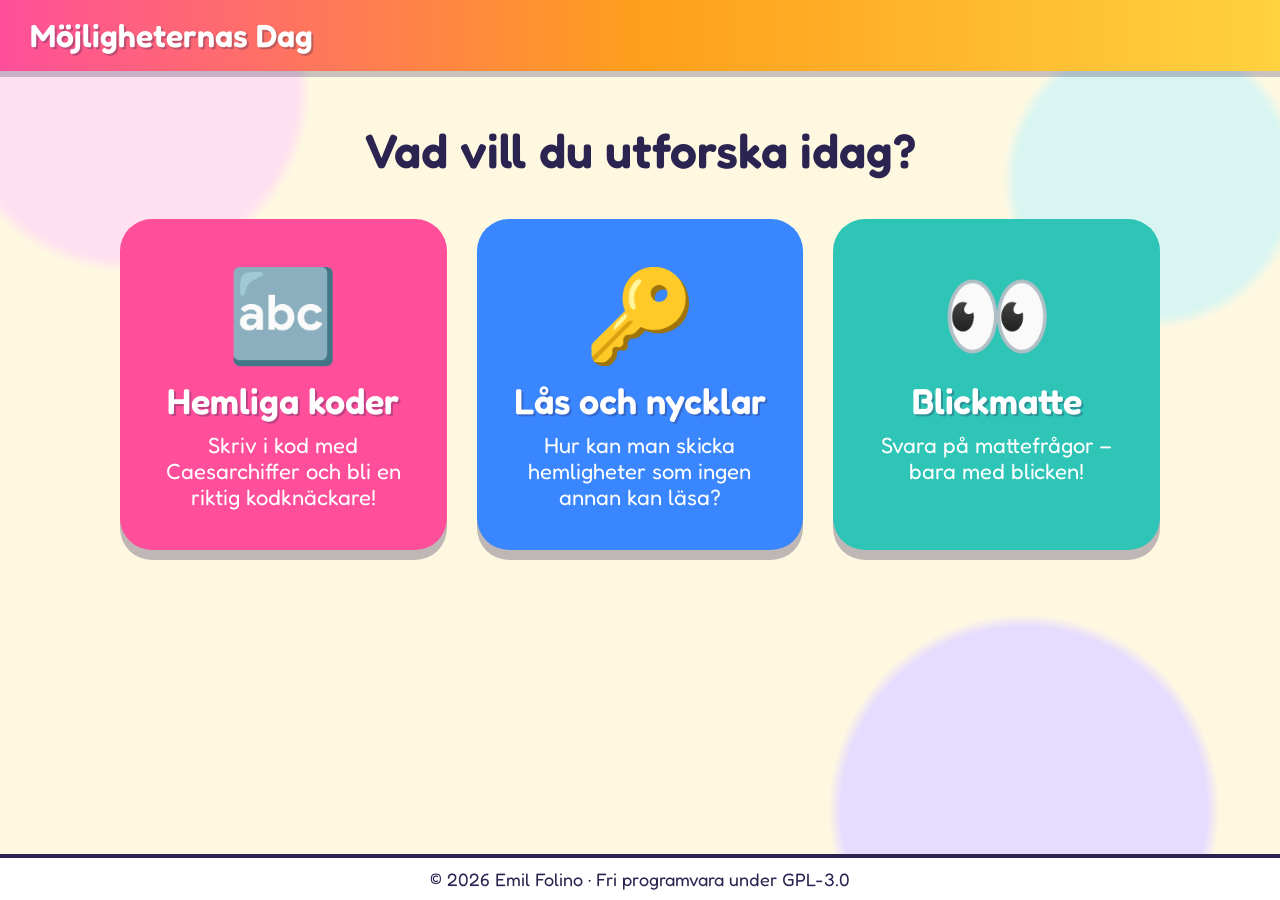
<file: index.html>
<!DOCTYPE html>
<html lang="sv">
<head>
  <meta charset="utf-8">
  <meta name="viewport" content="width=device-width, initial-scale=1">
  <title>Möjligheternas Dag</title>
  <link rel="stylesheet" href="css/tema.css">
  <style>
    .rubrik { text-align: center; margin: 1rem 0 2rem; }
    .rubrik h2 { font-size: 2.4rem; margin: 0; }
    .kort-rad { display: grid; grid-template-columns: repeat(auto-fit, minmax(280px, 1fr)); gap: 1.5rem; }
    .kort {
      display: flex; flex-direction: column; align-items: center; text-align: center;
      padding: 2rem 1.2rem; border-radius: 32px; color: white; text-decoration: none;
      box-shadow: 0 10px 0 rgba(43, 35, 80, 0.3);
      transition: transform 0.15s;
    }
    .kort:hover { transform: translateY(-6px) rotate(-1deg); }
    .kort .ikon { font-size: 4.5rem; }
    .kort h3 { font-size: 1.8rem; margin: 0.5rem 0; text-shadow: 2px 2px 0 rgba(43, 35, 80, 0.3); }
    .kort p { margin: 0; font-size: 1.1rem; }
    .kort.caesar { background: var(--rosa); }
    .kort.nyckel { background: var(--bla); }
    .kort.blick { background: var(--gron); }
    .kort.snart { opacity: 0.6; pointer-events: none; }
  </style>
</head>
<body>
  <header class="topp"><h1>Möjligheternas Dag</h1></header>
  <main>
    <div class="rubrik">
      <h2>Vad vill du utforska idag?</h2>
    </div>
    <div class="kort-rad">
      <a class="kort caesar" href="caesar/">
        <span class="ikon">🔤</span>
        <h3>Hemliga koder</h3>
        <p>Skriv i kod med Caesarchiffer och bli en riktig kodknäckare!</p>
      </a>
      <a class="kort nyckel" href="nyckel/">
        <span class="ikon">🔑</span>
        <h3>Lås och nycklar</h3>
        <p>Hur kan man skicka hemligheter som ingen annan kan läsa?</p>
      </a>
      <a class="kort blick" href="blickmatte/">
        <span class="ikon">👀</span>
        <h3>Blickmatte</h3>
        <p>Svara på mattefrågor – bara med blicken!</p>
      </a>
    </div>
  </main>
  <footer class="sidfot">© 2026 Emil Folino · Fri programvara under GPL-3.0</footer>
</body>
</html>
</file>
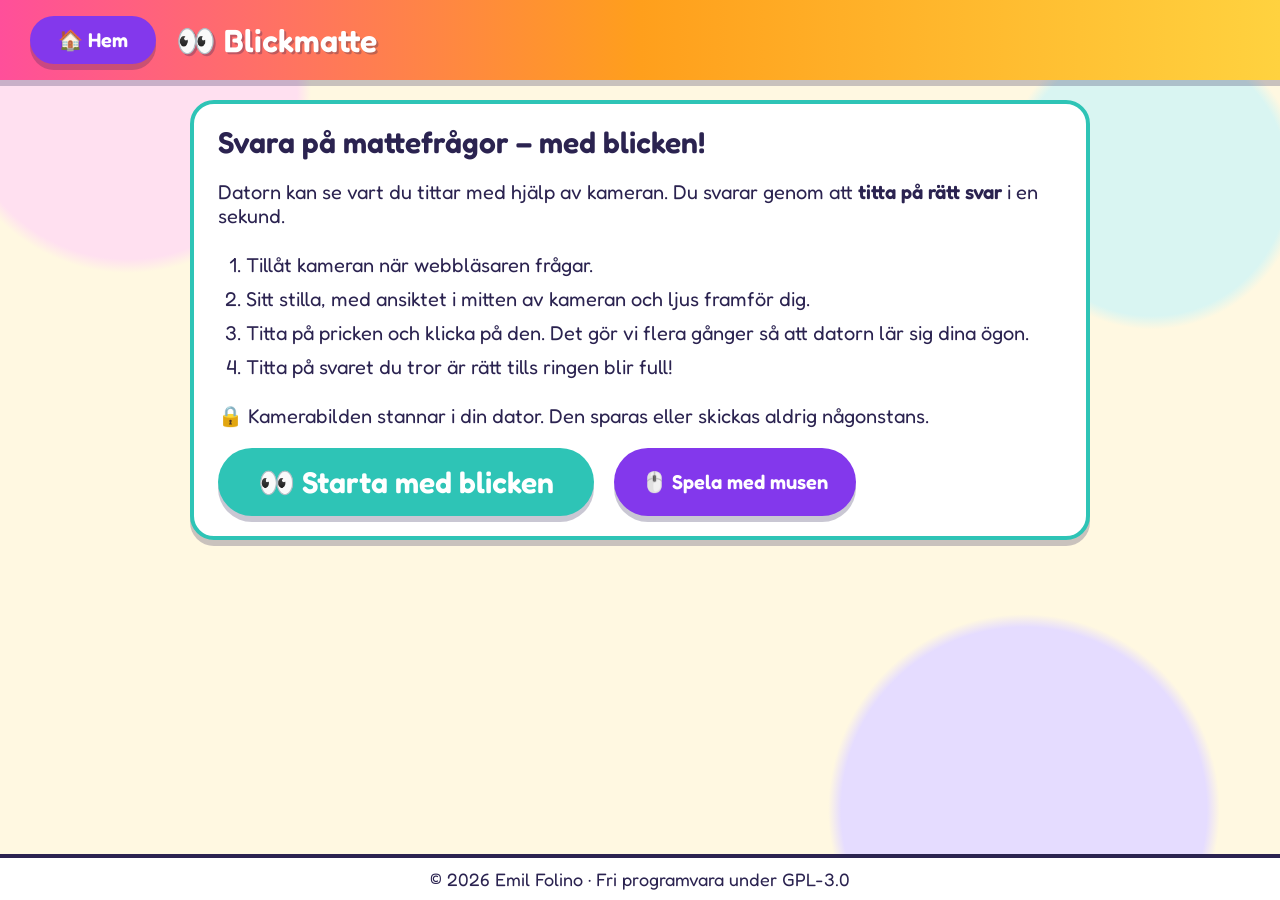
<file: blickmatte/index.html>
<!DOCTYPE html>
<html lang="sv">
<head>
  <meta charset="utf-8">
  <meta name="viewport" content="width=device-width, initial-scale=1">
  <title>Blickmatte – Möjligheternas</title>
  <link rel="stylesheet" href="../css/tema.css">
  <style>
    main { max-width: none; padding: 1rem 3vw; }
    #start { max-width: 900px; margin-left: auto; margin-right: auto; }
    [hidden] { display: none !important; }
    .knapp.gron { background: var(--gron); }
    .knapp.stor { font-size: 1.5rem; padding: 0.8rem 2rem; }
    .knappar { display: flex; gap: 1rem; flex-wrap: wrap; margin-top: 1rem; }
    ol.steg { padding-left: 1.4rem; line-height: 1.7; }
    #startfel { color: #8c1d3a; font-weight: bold; }

    /* Kalibrering */
    #kalibrera { position: fixed; inset: 0; z-index: 50; background: rgba(255, 248, 225, 0.96); }
    #kal-text { position: absolute; left: 50%; top: 50%; transform: translate(-50%, -50%); text-align: center; max-width: 480px; pointer-events: none; }
    #kal-text h2 { font-size: 1.6rem; }
    .pricken {
      position: absolute; width: 64px; height: 64px; margin: -32px 0 0 -32px; border-radius: 50%;
      border: 6px solid var(--ink); background: var(--rosa); cursor: pointer; z-index: 2;
      font: inherit; font-size: 1.6rem; font-weight: bold; color: white; box-shadow: var(--skugga);
      animation: puls 1s ease-in-out infinite;
    }
    @keyframes puls { 50% { transform: scale(1.18); } }

    /* Spelet */
    .spelhuvud { display: flex; justify-content: space-between; align-items: center; flex-wrap: wrap; gap: 1rem; }
    #streck { font-size: 2rem; font-weight: bold; background: var(--gul); border: 4px solid var(--ink); border-radius: 999px; padding: 0.2rem 1.2rem; box-shadow: var(--skugga); }
    #streck.hopp { animation: hopp 0.5s; }
    @keyframes hopp { 40% { transform: scale(1.3) rotate(-4deg); } }
    #fraga { text-align: center; font-size: 4rem; font-weight: bold; margin: 0.8rem 0 1.5rem; letter-spacing: 0.05em; }
    #svarsrad { display: grid; grid-template-columns: repeat(3, 1fr); gap: 8vw; margin: 0 auto 1rem; }
    .svar {
      position: relative; min-height: 50vh; border: 6px solid var(--ink); border-radius: 36px; font: inherit;
      font-size: clamp(4rem, 12vw, 9rem); font-weight: bold; color: white; cursor: pointer;
      box-shadow: 0 10px 0 rgba(43, 35, 80, 0.3); overflow: hidden; transition: background 0.2s;
    }
    .svar:nth-child(1) { background: var(--bla); }
    .svar:nth-child(2) { background: var(--lila); }
    .svar:nth-child(3) { background: var(--orange); }
    .svar .fyllning { position: absolute; left: 0; right: 0; bottom: 0; height: 0; background: rgba(255, 255, 255, 0.35); pointer-events: none; }
    .svar .ring {
      position: absolute; top: 14px; right: 14px; width: 80px; height: 80px; border-radius: 50%; pointer-events: none;
      background: conic-gradient(var(--gul) calc(var(--p, 0) * 360deg), rgba(255, 255, 255, 0.35) 0);
    }
    .svar .ring::after { content: ""; position: absolute; inset: 14px; border-radius: 50%; background: rgba(43, 35, 80, 0.55); }
    .svar span.tal { position: relative; }
    .svar.ratt { background: var(--gron) !important; }
    .svar.fel { background: var(--rod) !important; }
    #aterkoppling { min-height: 3.2rem; text-align: center; font-size: 2rem; font-weight: bold; }
    #varning { text-align: center; color: #8c1d3a; font-weight: bold; min-height: 1.6rem; }
    .verktygsrad { display: flex; gap: 0.8rem; flex-wrap: wrap; justify-content: center; margin-top: 1rem; }
  </style>
</head>
<body>
  <header class="topp">
    <a class="knapp hem" href="../">🏠 Hem</a>
    <h1>👀 Blickmatte</h1>
  </header>

  <main>
    <!-- Startsida -->
    <section id="start" class="panel gron">
      <h2>Svara på mattefrågor – med blicken!</h2>
      <p>Datorn kan se vart du tittar med hjälp av kameran. Du svarar genom att <b>titta på rätt svar</b> i en sekund.</p>
      <ol class="steg">
        <li>Tillåt kameran när webbläsaren frågar.</li>
        <li>Sitt stilla, med ansiktet i mitten av kameran och ljus framför dig.</li>
        <li>Titta på pricken och klicka på den. Det gör vi flera gånger så att datorn lär sig dina ögon.</li>
        <li>Titta på svaret du tror är rätt tills ringen blir full!</li>
      </ol>
      <p>🔒 Kamerabilden stannar i din dator. Den sparas eller skickas aldrig någonstans.</p>
      <p id="startfel" role="alert"></p>
      <div class="knappar">
        <button id="starta-blick" class="knapp gron stor" type="button">👀 Starta med blicken</button>
        <button id="starta-mus" class="knapp hem" type="button">🖱️ Spela med musen</button>
      </div>
    </section>

    <!-- Kalibrering -->
    <div id="kalibrera" hidden>
      <div id="kal-text">
        <h2 id="kal-rubrik">Titta på pricken och klicka!</h2>
        <p id="kal-hjalp">Håll huvudet stilla. Klicka 5 gånger på varje prick.</p>
      </div>
    </div>

    <!-- Spel -->
    <section id="spel" hidden>
      <div class="spelhuvud">
        <div id="streck">🔥 Rätt i rad: <span id="streck-tal">0</span></div>
        <p id="lage" style="margin:0"></p>
      </div>
      <div id="fraga" aria-live="polite"></div>
      <div id="svarsrad"></div>
      <div id="aterkoppling" aria-live="polite"></div>
      <div id="varning" role="status"></div>
      <div class="verktygsrad">
        <button id="blickpunkt" class="knapp hem" type="button">🔴 Visa blickpunkt</button>
        <button id="kalibrera-om" class="knapp rosa" type="button">🎯 Kalibrera om</button>
      </div>
    </section>
  </main>

  <script type="module" src="blickmatte.js"></script>
  <footer class="sidfot">© 2026 Emil Folino · Fri programvara under GPL-3.0</footer>
</body>
</html>
</file>
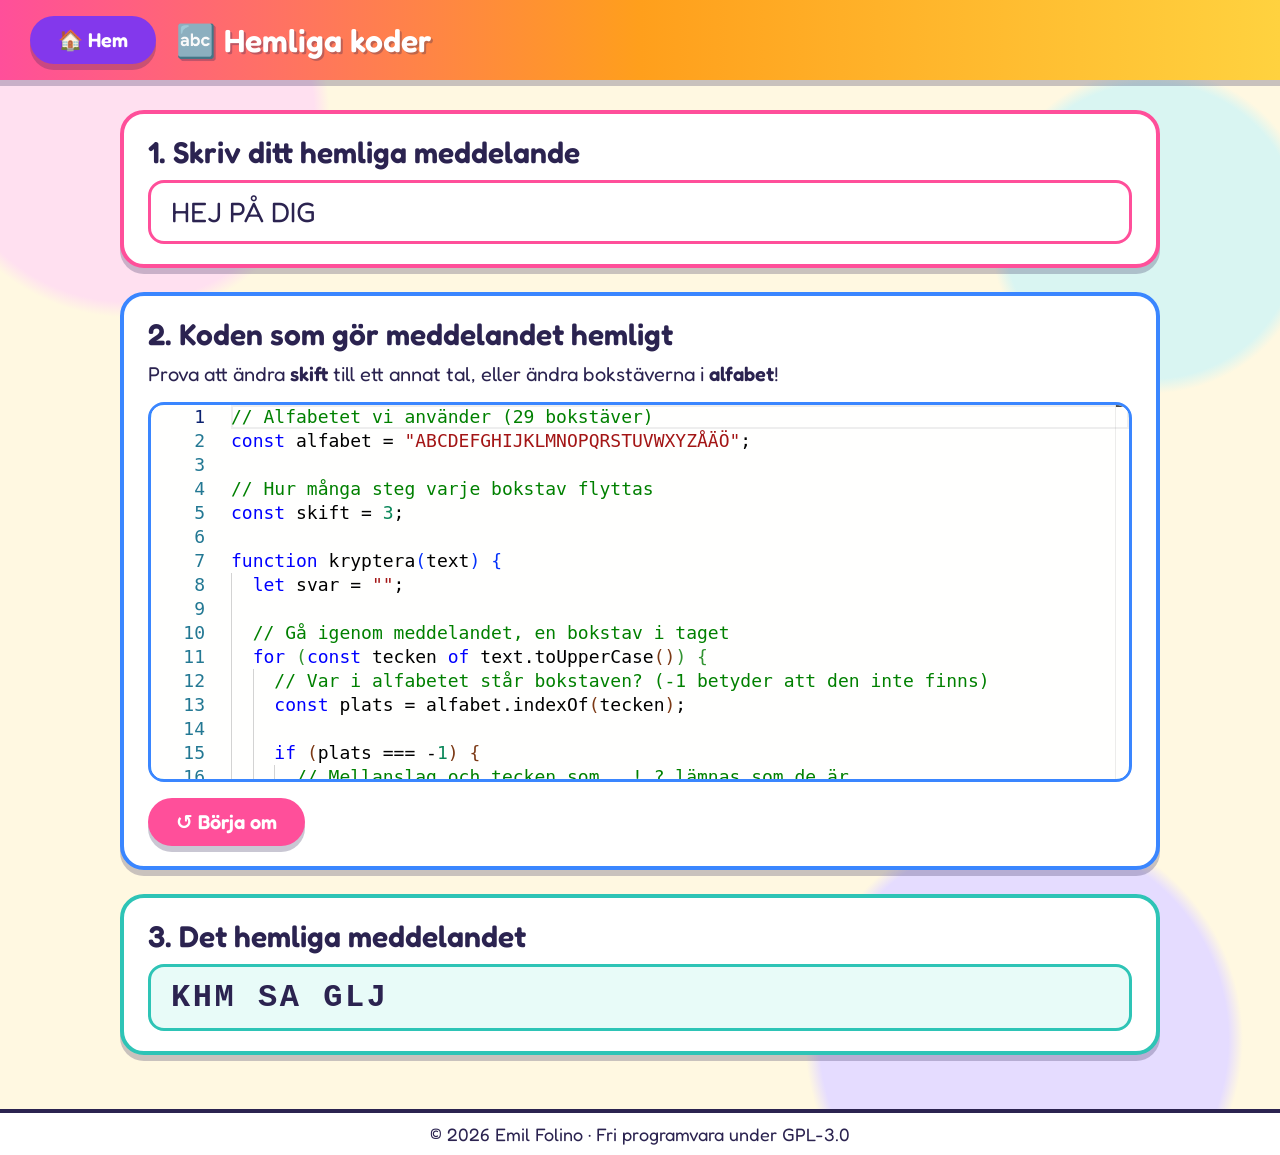
<file: caesar/index.html>
<!DOCTYPE html>
<html lang="sv">
<head>
  <meta charset="utf-8">
  <meta name="viewport" content="width=device-width, initial-scale=1">
  <title>Hemliga koder – Möjligheternas</title>
  <link rel="stylesheet" href="../css/tema.css">
  <style>
    #meddelande {
      width: 100%; font: inherit; font-size: 1.4rem; padding: 0.6rem 1rem;
      border: 3px solid var(--rosa); border-radius: 16px; color: var(--ink);
    }
    #editor { height: 380px; border: 3px solid var(--bla); border-radius: 16px; overflow: hidden; }
    .verktyg { display: flex; gap: 1rem; align-items: center; margin-top: 0.8rem; flex-wrap: wrap; }
    #fel {
      display: none; flex: 1; min-width: 240px; background: #fff0f3; color: #8c1d3a;
      border: 3px solid var(--rod); border-radius: 16px; padding: 0.5rem 1rem; margin: 0;
    }
    #fel.syns { display: block; }
    #svar {
      min-height: 3.2rem; font-family: "Courier New", monospace; font-size: 1.6rem; font-weight: bold;
      letter-spacing: 0.08em; padding: 0.6rem 1rem; background: #e8fbf8; border: 3px solid var(--gron);
      border-radius: 16px; word-break: break-word; white-space: pre-wrap;
    }
    .tips { margin: 0.2rem 0 0.8rem; }
  </style>
</head>
<body>
  <header class="topp">
    <a class="knapp hem" href="../">🏠 Hem</a>
    <h1>🔤 Hemliga koder</h1>
  </header>
  <main>
    <section class="panel rosa">
      <h2>1. Skriv ditt hemliga meddelande</h2>
      <input id="meddelande" type="text" value="HEJ PÅ DIG" autocomplete="off" spellcheck="false"
             aria-label="Ditt meddelande">
    </section>

    <section class="panel bla">
      <h2>2. Koden som gör meddelandet hemligt</h2>
      <p class="tips">Prova att ändra <b>skift</b> till ett annat tal, eller ändra bokstäverna i <b>alfabet</b>!</p>
      <div id="editor"></div>
      <div class="verktyg">
        <button id="borja-om" class="knapp rosa" type="button">↺ Börja om</button>
        <p id="fel" role="alert"></p>
      </div>
    </section>

    <section class="panel gron">
      <h2>3. Det hemliga meddelandet</h2>
      <div id="svar" aria-live="polite"></div>
    </section>
  </main>

  <script type="module" src="caesar.js"></script>
  <footer class="sidfot">© 2026 Emil Folino · Fri programvara under GPL-3.0</footer>
</body>
</html>
</file>
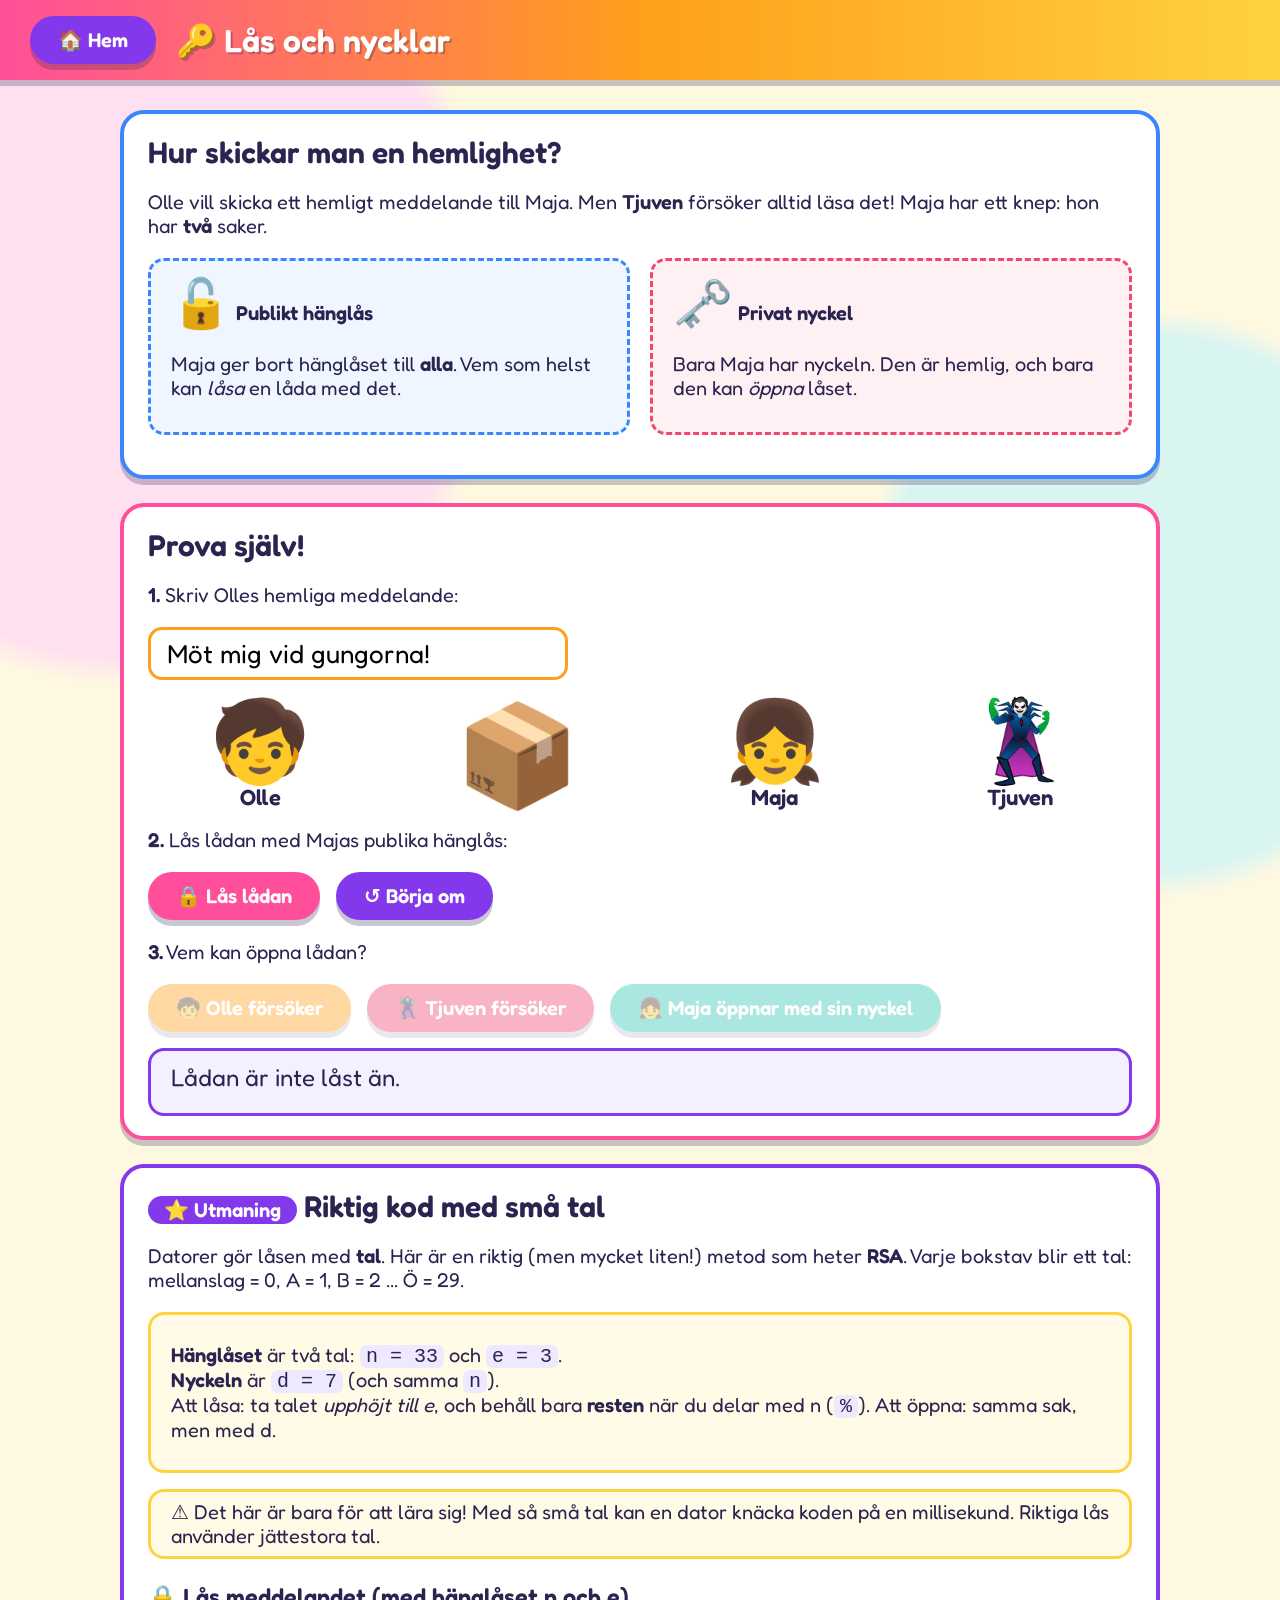
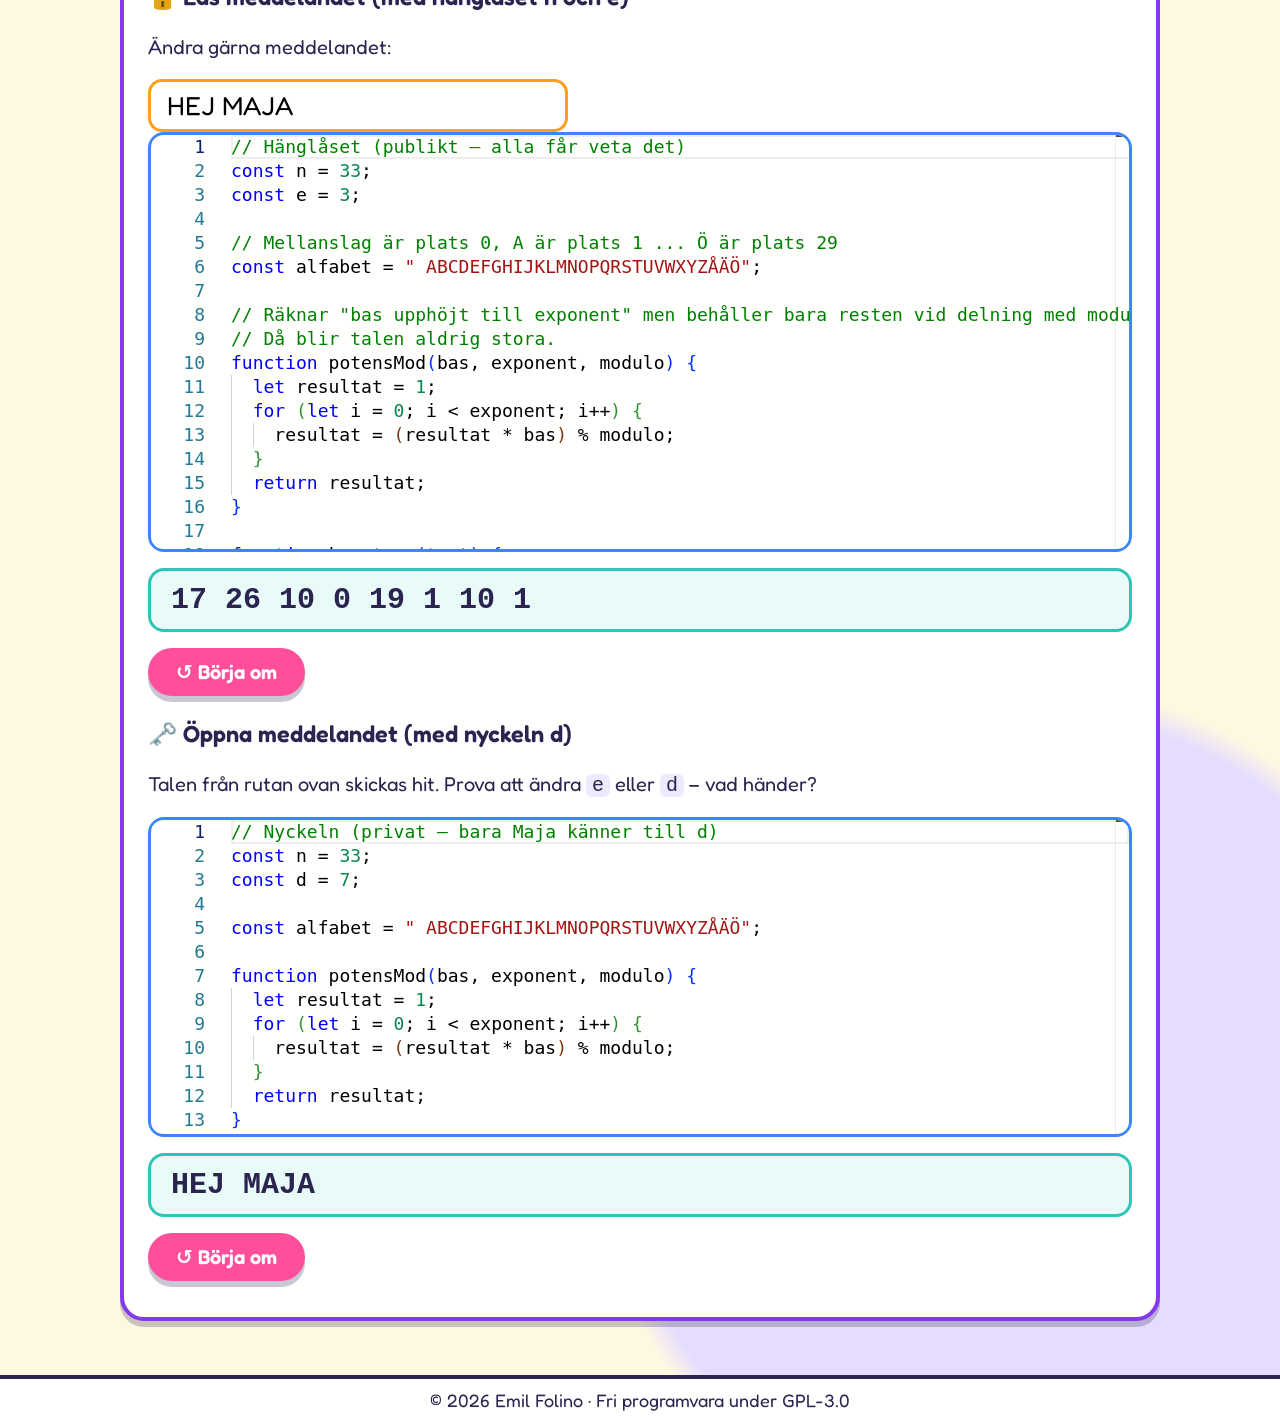
<file: nyckel/index.html>
<!DOCTYPE html>
<html lang="sv">
<head>
  <meta charset="utf-8">
  <meta name="viewport" content="width=device-width, initial-scale=1">
  <title>Lås och nycklar – Möjligheternas</title>
  <link rel="stylesheet" href="../css/tema.css">
  <style>
    .scen { display: flex; align-items: center; justify-content: space-around; gap: 1rem; flex-wrap: wrap; text-align: center; margin: 1rem 0; }
    .figur { font-size: 4rem; line-height: 1; }
    .figur small { display: block; font-size: 1.1rem; margin-top: 0.3rem; font-weight: bold; }
    #lada { font-size: 5rem; transition: transform 0.3s; }
    #lada.vippar { animation: vippa 0.4s; }
    @keyframes vippa { 25% { transform: rotate(-12deg); } 75% { transform: rotate(12deg); } }
    .nycklar { display: flex; gap: 1rem; flex-wrap: wrap; margin: 0.5rem 0 1rem; }
    .nyckelkort { flex: 1; min-width: 240px; border: 3px dashed var(--bla); border-radius: 16px; padding: 0.6rem 1rem; background: #f0f6ff; }
    .nyckelkort.privat { border-color: var(--rod); background: #fff0f3; }
    .nyckelkort .stor { font-size: 2.4rem; }
    input[type=text] { font: inherit; font-size: 1.3rem; padding: 0.4rem 0.8rem; border: 3px solid var(--orange); border-radius: 14px; width: min(100%, 420px); }
    .knappar { display: flex; gap: 0.8rem; flex-wrap: wrap; margin: 0.8rem 0; }
    .knapp:disabled { opacity: 0.4; cursor: not-allowed; filter: none; }
    .knapp.gron { background: var(--gron); }
    .knapp.rod { background: var(--rod); }
    .knapp.orange { background: var(--orange); }
    #utfall { min-height: 3.4rem; border-radius: 16px; padding: 0.6rem 1rem; font-size: 1.2rem; background: #f4f0ff; border: 3px solid var(--lila); }
    #utfall.bra { background: #e8fbf8; border-color: var(--gron); }
    #utfall.dalig { background: #fff0f3; border-color: var(--rod); }
    .editor { border: 3px solid var(--bla); border-radius: 16px; overflow: hidden; }
    #editor-kryptera { height: 420px; }
    #editor-dekryptera { height: 320px; }
    .fel { display: none; background: #fff0f3; color: #8c1d3a; border: 3px solid var(--rod); border-radius: 16px; padding: 0.5rem 1rem; margin: 0.6rem 0 0; }
    .fel.syns { display: block; }
    .utskrift { min-height: 3rem; font-family: "Courier New", monospace; font-size: 1.5rem; font-weight: bold; padding: 0.6rem 1rem; background: #e8fbf8; border: 3px solid var(--gron); border-radius: 16px; word-break: break-word; margin-top: 0.8rem; }
    .utmaning { border-color: var(--lila); }
    .utmaning > h2 span { background: var(--lila); color: white; border-radius: 999px; padding: 0.1rem 0.8rem; font-size: 1rem; vertical-align: middle; }
    .ruta { background: #fffbe6; border: 3px solid var(--gul); border-radius: 16px; padding: 0.4rem 1rem; margin: 0.8rem 0; }
    code { background: #efe9ff; padding: 0 0.3rem; border-radius: 6px; }
  </style>
</head>
<body>
  <header class="topp">
    <a class="knapp hem" href="../">🏠 Hem</a>
    <h1>🔑 Lås och nycklar</h1>
  </header>
  <main>
    <section class="panel bla">
      <h2>Hur skickar man en hemlighet?</h2>
      <p>Olle vill skicka ett hemligt meddelande till Maja. Men <b>Tjuven</b> försöker alltid läsa det!
         Maja har ett knep: hon har <b>två</b> saker.</p>
      <div class="nycklar">
        <div class="nyckelkort">
          <span class="stor">🔓</span> <b>Publikt hänglås</b>
          <p>Maja ger bort hänglåset till <b>alla</b>. Vem som helst kan <i>låsa</i> en låda med det.</p>
        </div>
        <div class="nyckelkort privat">
          <span class="stor">🗝️</span> <b>Privat nyckel</b>
          <p>Bara Maja har nyckeln. Den är hemlig, och bara den kan <i>öppna</i> låset.</p>
        </div>
      </div>
    </section>

    <section class="panel rosa">
      <h2>Prova själv!</h2>
      <p><b>1.</b> Skriv Olles hemliga meddelande:</p>
      <input id="hemlis" type="text" value="Möt mig vid gungorna!" maxlength="60" autocomplete="off" aria-label="Hemligt meddelande">
      <div class="scen">
        <div class="figur">🧒<small>Olle</small></div>
        <div class="figur" id="lada">📦</div>
        <div class="figur">👧<small>Maja</small></div>
        <div class="figur">🦹<small>Tjuven</small></div>
      </div>
      <p><b>2.</b> Lås lådan med Majas publika hänglås:</p>
      <div class="knappar">
        <button id="las" class="knapp rosa" type="button">🔒 Lås lådan</button>
        <button id="gor-om" class="knapp hem" type="button">↺ Börja om</button>
      </div>
      <p><b>3.</b> Vem kan öppna lådan?</p>
      <div class="knappar">
        <button id="olle" class="knapp orange" type="button" disabled>🧒 Olle försöker</button>
        <button id="tjuv" class="knapp rod" type="button" disabled>🦹 Tjuven försöker</button>
        <button id="maja" class="knapp gron" type="button" disabled>👧 Maja öppnar med sin nyckel</button>
      </div>
      <div id="utfall" aria-live="polite">Lådan är inte låst än.</div>
    </section>

    <section class="panel utmaning">
      <h2><span>⭐ Utmaning</span> Riktig kod med små tal</h2>
      <p>Datorer gör låsen med <b>tal</b>. Här är en riktig (men mycket liten!) metod som heter <b>RSA</b>.
         Varje bokstav blir ett tal: mellanslag = 0, A = 1, B = 2 … Ö = 29.</p>
      <div class="ruta">
        <p><b>Hänglåset</b> är två tal: <code>n = 33</code> och <code>e = 3</code>.<br>
           <b>Nyckeln</b> är <code>d = 7</code> (och samma <code>n</code>).<br>
           Att låsa: ta talet <i>upphöjt till e</i>, och behåll bara <b>resten</b> när du delar med n (<code>%</code>).
           Att öppna: samma sak, men med d.</p>
      </div>
      <p class="ruta">⚠️ Det här är bara för att lära sig! Med så små tal kan en dator knäcka koden på en millisekund.
         Riktiga lås använder jättestora tal.</p>

      <h3>🔒 Lås meddelandet (med hänglåset n och e)</h3>
      <p>Ändra gärna meddelandet:</p>
      <input id="rsa-text" type="text" value="HEJ MAJA" maxlength="40" autocomplete="off" aria-label="Meddelande att kryptera">
      <div id="editor-kryptera" class="editor"></div>
      <p id="fel-kryptera" class="fel" role="alert"></p>
      <div id="tal" class="utskrift" aria-live="polite"></div>
      <div class="knappar"><button id="om-kryptera" class="knapp rosa" type="button">↺ Börja om</button></div>

      <h3>🗝️ Öppna meddelandet (med nyckeln d)</h3>
      <p>Talen från rutan ovan skickas hit. Prova att ändra <code>e</code> eller <code>d</code> – vad händer?</p>
      <div id="editor-dekryptera" class="editor"></div>
      <p id="fel-dekryptera" class="fel" role="alert"></p>
      <div id="oppnat" class="utskrift" aria-live="polite"></div>
      <div class="knappar"><button id="om-dekryptera" class="knapp rosa" type="button">↺ Börja om</button></div>
    </section>
  </main>

  <script type="module" src="nyckel.js"></script>
  <footer class="sidfot">© 2026 Emil Folino · Fri programvara under GPL-3.0</footer>
</body>
</html>
</file>
<file: css/tema.css>
/* Delat tema för alla delar av Möjligheternas */
@font-face {
  font-family: "Fredoka";
  src: url("../vendor/fonts/fredoka-latin-wght-normal.woff2") format("woff2");
  font-weight: 300 600; /* bold (700) clamps to 600: slightly thinner, more readable */
  font-display: swap;
}

:root {
  --bg: #fff8e1;
  --ink: #2b2350;
  --rosa: #ff4f9a;
  --orange: #ff9f1c;
  --gul: #ffd23f;
  --gron: #2ec4b6;
  --bla: #3a86ff;
  --lila: #8338ec;
  --rod: #ef476f;
  --radie: 24px;
  --skugga: 0 6px 0 rgba(43, 35, 80, 0.25);
  font-size: 20px;
}

* { box-sizing: border-box; }

body {
  margin: 0;
  min-height: 100vh;
  display: flex;
  flex-direction: column;
  font-family: "Fredoka", "Trebuchet MS", system-ui, sans-serif;
  color: var(--ink);
  background:
    radial-gradient(circle at 10% 10%, #ffe0f0 0 12%, transparent 13%),
    radial-gradient(circle at 90% 20%, #d9f5f2 0 10%, transparent 11%),
    radial-gradient(circle at 80% 90%, #e5dcff 0 14%, transparent 15%),
    var(--bg);
}

header.topp {
  display: flex;
  align-items: center;
  gap: 1rem;
  padding: 0.8rem 1.5rem;
  background: linear-gradient(90deg, var(--rosa), var(--orange), var(--gul));
  box-shadow: var(--skugga);
}
header.topp h1 { margin: 0; font-size: 1.6rem; color: white; text-shadow: 2px 2px 0 rgba(43, 35, 80, 0.3); }

main { flex: 1; width: 100%; box-sizing: border-box; max-width: 1100px; margin: 0 auto; padding: 1.5rem; }

h2 { font-size: 1.5rem; margin-top: 0; }

.knapp {
  display: inline-block;
  border: 0;
  border-radius: 999px;
  padding: 0.6rem 1.4rem;
  font: inherit;
  font-weight: bold;
  color: white;
  background: var(--bla);
  box-shadow: var(--skugga);
  cursor: pointer;
  text-decoration: none;
}
.knapp:hover { filter: brightness(1.1); }
.knapp:active { transform: translateY(3px); box-shadow: 0 3px 0 rgba(43, 35, 80, 0.25); }
.knapp.hem { background: var(--lila); }
.knapp.rosa { background: var(--rosa); }

.panel {
  background: white;
  border: 4px solid var(--ink);
  border-radius: var(--radie);
  padding: 1rem 1.2rem;
  margin-bottom: 1.2rem;
  box-shadow: var(--skugga);
}
.panel h2 { margin-bottom: 0.5rem; }
.panel.rosa { border-color: var(--rosa); }
.panel.bla { border-color: var(--bla); }
.panel.gron { border-color: var(--gron); }
.panel.orange { border-color: var(--orange); }

footer.sidfot {
  margin-top: auto;
  background: white;
  border-top: 4px solid var(--ink);
  text-align: center;
  padding: 0.5rem 1.5rem;
  font-size: 0.9rem;
}
</file>
